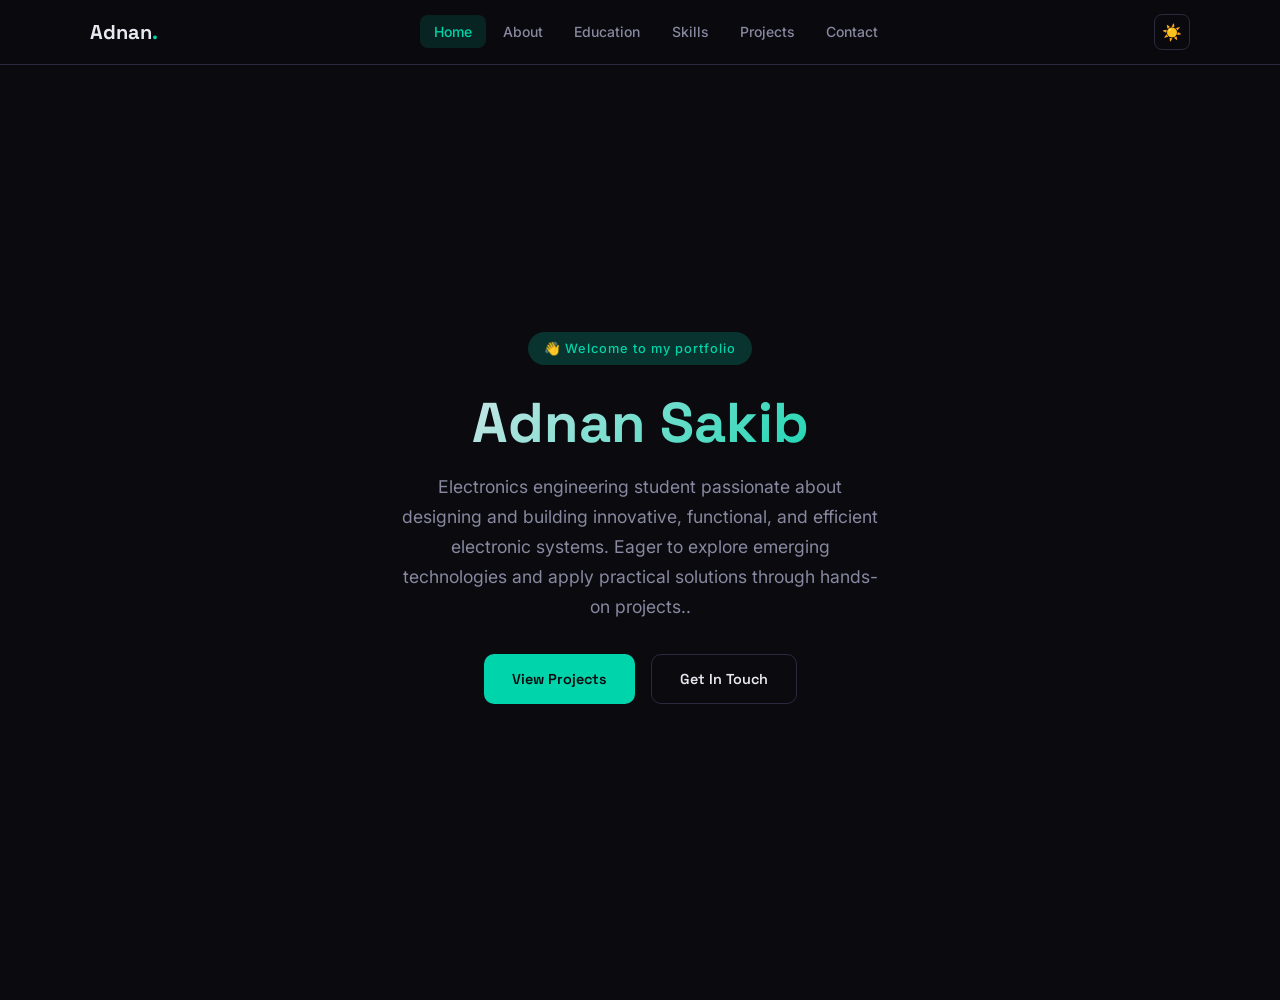
<file: Adnan's Portfolio/portfolio/index.html>
<!DOCTYPE html>
<html lang="en">
<head>
  <meta charset="UTF-8">
  <meta name="viewport" content="width=device-width, initial-scale=1.0">
  <title>Adnan | Portfolio</title>
  <link rel="stylesheet" href="css/style.css">
</head>
<body>
  <nav class="navbar">
    <div class="nav-inner">
      <a href="index.html" class="nav-logo">Adnan<span>.</span></a>
      <ul class="nav-links">
        <li><a href="index.html">Home</a></li>
        <li><a href="about.html">About</a></li>
        <li><a href="education.html">Education</a></li>
        <li><a href="skills.html">Skills</a></li>
        <li><a href="projects.html">Projects</a></li>
        <li><a href="contact.html">Contact</a></li>
      </ul>
      <button class="theme-toggle" aria-label="Toggle theme">☀️</button>
      <button class="hamburger" aria-label="Menu">
        <span></span><span></span><span></span>
      </button>
    </div>
  </nav>

  <main class="page-wrapper">
    <section class="hero fade-in">
      <div class="hero-content">
        <span class="hero-badge">👋 Welcome to my portfolio</span>
        <h1>Adnan Sakib</h1>
        <p>Electronics engineering student passionate about designing and building innovative, functional, and efficient electronic systems. Eager to explore emerging technologies and apply practical solutions through hands-on projects..</p>
        <div class="hero-buttons">
          <a href="projects.html" class="btn btn-primary">View Projects</a>
          <a href="contact.html" class="btn btn-outline">Get In Touch</a>
        </div>
      </div>
    </section>
  </main>

  <!-- <footer class="footer">
    <p>&copy; 2026 John Doe. All rights reserved.</p>
  </footer> -->

  <div id="toast" class="toast"></div>
  <script src="js/script.js"></script>
</body>
</html>
</file>
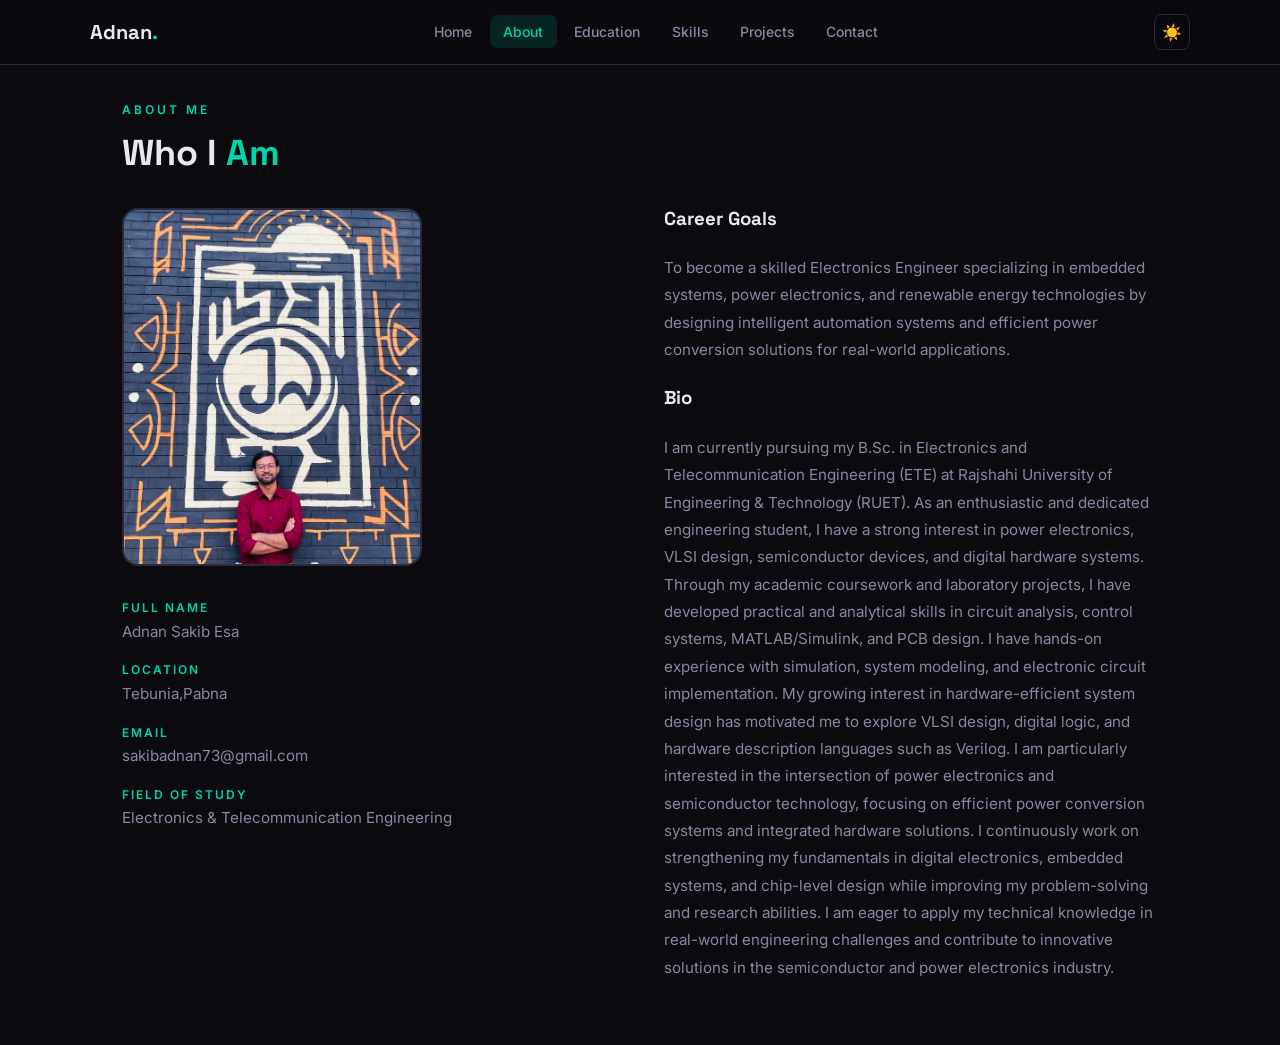
<file: Adnan's Portfolio/portfolio/about.html>
<!DOCTYPE html>
<html lang="en">
<head>
  <meta charset="UTF-8">
  <meta name="viewport" content="width=device-width, initial-scale=1.0">
  <title>About Me | Adnan</title>
  <link rel="stylesheet" href="css/style.css">
</head>
<body>
  <nav class="navbar">
    <div class="nav-inner">
      <a href="index.html" class="nav-logo">Adnan<span>.</span></a>
      <ul class="nav-links">
        <li><a href="index.html">Home</a></li>
        <li><a href="about.html">About</a></li>
        <li><a href="education.html">Education</a></li>
        <li><a href="skills.html">Skills</a></li>
        <li><a href="projects.html">Projects</a></li>
        <li><a href="contact.html">Contact</a></li>
      </ul>
      <button class="theme-toggle" aria-label="Toggle theme">☀️</button>
      <button class="hamburger" aria-label="Menu">
        <span></span><span></span><span></span>
      </button>
    </div>
  </nav>

  <main class="page-wrapper">
    <p class="section-label fade-in">About Me</p>
    <h1 class="section-title fade-in">Who I <span>Am</span></h1>

    <div class="about-grid fade-in">
      <div>
        <img src="./images/IMG.jpeg" alt="Adnan's profile photo" class="about-photo" onerror="this.style.display='none'">
        <dl class="about-details">
          <dt>Full Name</dt>
          <dd>Adnan Sakib Esa</dd>
          <dt>Location</dt>
          <dd>Tebunia,Pabna</dd>
          <dt>Email</dt>
          <dd>sakibadnan73@gmail.com</dd>
          <dt>Field of Study</dt>
          <dd>Electronics & Telecommunication Engineering</dd>
        </dl>
      </div>
      <div>
        <h3>Career Goals</h3>
        <p class="bio">To become a skilled Electronics Engineer specializing in embedded systems, power electronics, and renewable energy technologies by designing intelligent automation systems and efficient power conversion solutions for real-world applications.</p>

        <h3 style="margin-top:1.5rem">Bio</h3>
        <p class="bio">
          I am currently pursuing my B.Sc. in Electronics and Telecommunication Engineering (ETE) at Rajshahi University of Engineering & Technology (RUET). As an enthusiastic and dedicated engineering student, I have a strong interest in power electronics, VLSI design, semiconductor devices, and digital hardware systems.
          Through my academic coursework and laboratory projects, I have developed practical and analytical skills in circuit analysis, control systems, MATLAB/Simulink, and PCB design. I have hands-on experience with simulation, system modeling, and electronic circuit implementation. My growing interest in hardware-efficient system design has motivated me to explore VLSI design, digital logic, and hardware description languages such as Verilog.
          I am particularly interested in the intersection of power electronics and semiconductor technology, focusing on efficient power conversion systems and integrated hardware solutions. I continuously work on strengthening my fundamentals in digital electronics, embedded systems, and chip-level design while improving my problem-solving and research abilities.
          I am eager to apply my technical knowledge in real-world engineering challenges and contribute to innovative solutions in the semiconductor and power electronics industry.
        </p>
      </div>
    </div>
  </main>

  <!-- <footer class="footer">
    <p>&copy; 2026 John Doe. All rights reserved.</p>
  </footer> -->

  <div id="toast" class="toast"></div>
  <script src="js/script.js"></script>
</body>
</html>
</file>
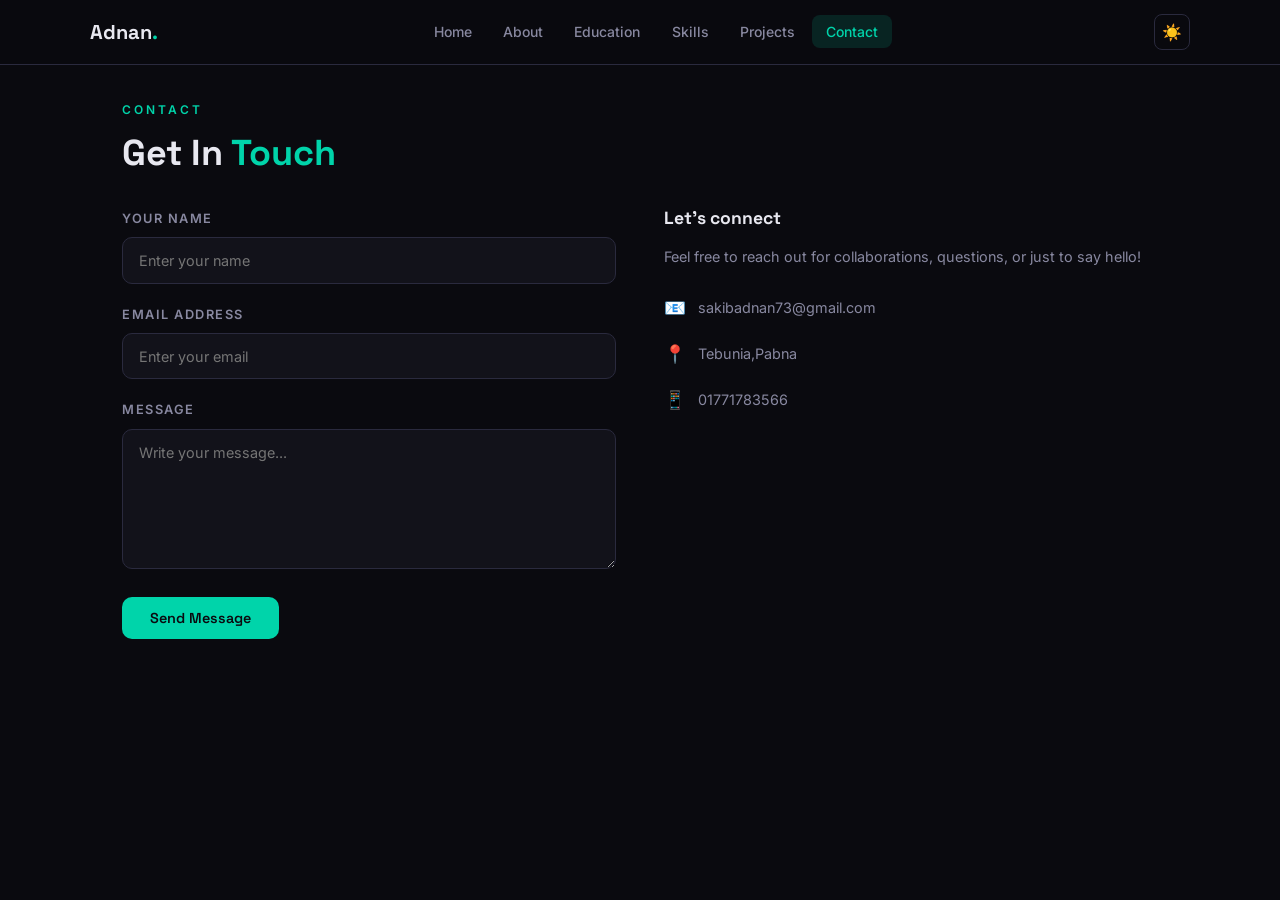
<file: Adnan's Portfolio/portfolio/contact.html>
<!DOCTYPE html>
<html lang="en">
<head>
  <meta charset="UTF-8">
  <meta name="viewport" content="width=device-width, initial-scale=1.0">
  <title>Contact | Adnan</title>
  <link rel="stylesheet" href="css/style.css">
</head>
<body>
  <nav class="navbar">
    <div class="nav-inner">
      <a href="index.html" class="nav-logo">Adnan<span>.</span></a>
      <ul class="nav-links">
        <li><a href="index.html">Home</a></li>
        <li><a href="about.html">About</a></li>
        <li><a href="education.html">Education</a></li>
        <li><a href="skills.html">Skills</a></li>
        <li><a href="projects.html">Projects</a></li>
        <li><a href="contact.html">Contact</a></li>
      </ul>
      <button class="theme-toggle" aria-label="Toggle theme">☀️</button>
      <button class="hamburger" aria-label="Menu">
        <span></span><span></span><span></span>
      </button>
    </div>
  </nav>

  <main class="page-wrapper">
    <p class="section-label fade-in">Contact</p>
    <h1 class="section-title fade-in">Get In <span>Touch</span></h1>

    <div class="contact-grid fade-in">
      <form id="contactForm" novalidate>
        <div class="form-group">
          <label for="name">Your Name</label>
          <input type="text" id="name" placeholder="Enter your name">
          <p class="form-error">Please enter your name.</p>
        </div>
        <div class="form-group">
          <label for="email">Email Address</label>
          <input type="email" id="email" placeholder="Enter your email">
          <p class="form-error">Please enter a valid email address.</p>
        </div>
        <div class="form-group">
          <label for="message">Message</label>
          <textarea id="message" placeholder="Write your message..."></textarea>
          <p class="form-error">Please enter a message.</p>
        </div>
        <button type="submit" class="btn btn-primary">Send Message</button>
      </form>

      <div class="contact-info">
        <h3>Let's connect</h3>
        <p>Feel free to reach out for collaborations, questions, or just to say hello!</p>
        <div class="contact-info-item">
          <span class="icon">📧</span> sakibadnan73@gmail.com
        </div>
        <div class="contact-info-item">
          <span class="icon">📍</span> Tebunia,Pabna
        </div>
        <div class="contact-info-item">
          <span class="icon">📱</span> 01771783566
        </div>
      </div>
    </div>
  </main>

  <!-- <footer class="footer">
    <p>&copy; 2026 John Doe. All rights reserved.</p>
  </footer> -->

  <div id="toast" class="toast"></div>
  <script src="js/script.js"></script>
</body>
</html>
</file>
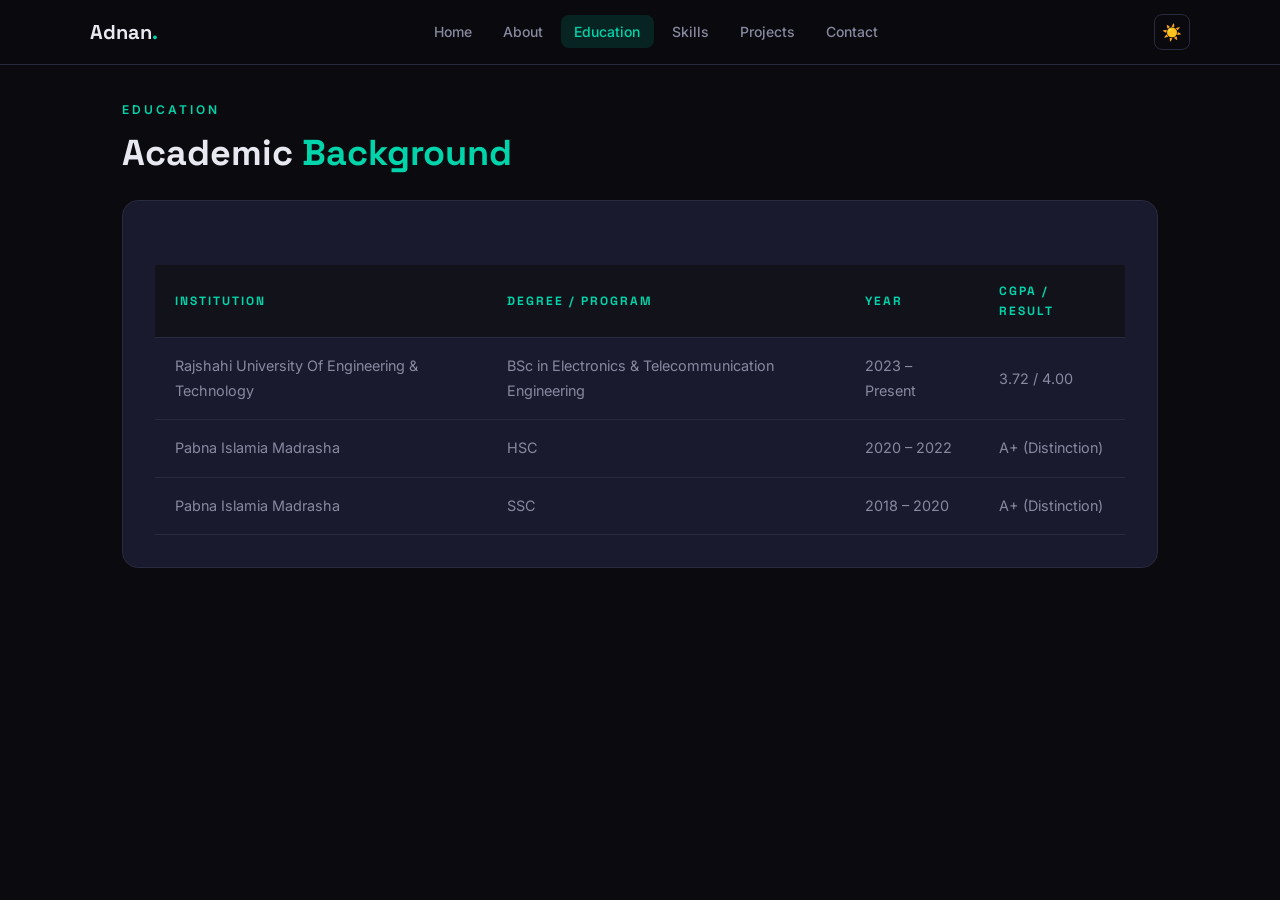
<file: Adnan's Portfolio/portfolio/education.html>
<!DOCTYPE html>
<html lang="en">
<head>
  <meta charset="UTF-8">
  <meta name="viewport" content="width=device-width, initial-scale=1.0">
  <title>Education | Adnan</title>
  <link rel="stylesheet" href="css/style.css">
</head>
<body>
  <nav class="navbar">
    <div class="nav-inner">
      <a href="index.html" class="nav-logo">Adnan<span>.</span></a>
      <ul class="nav-links">
        <li><a href="index.html">Home</a></li>
        <li><a href="about.html">About</a></li>
        <li><a href="education.html">Education</a></li>
        <li><a href="skills.html">Skills</a></li>
        <li><a href="projects.html">Projects</a></li>
        <li><a href="contact.html">Contact</a></li>
      </ul>
      <button class="theme-toggle" aria-label="Toggle theme">☀️</button>
      <button class="hamburger" aria-label="Menu">
        <span></span><span></span><span></span>
      </button>
    </div>
  </nav>

  <main class="page-wrapper">
    <p class="section-label fade-in">Education</p>
    <h1 class="section-title fade-in">Academic <span>Background</span></h1>

    <div class="card fade-in">
      <table class="edu-table">
        <thead>
          <tr>
            <th>Institution</th>
            <th>Degree / Program</th>
            <th>Year</th>
            <th>CGPA / Result</th>
          </tr>
        </thead>
        <tbody>
          <tr>
            <td>Rajshahi University Of Engineering & Technology</td>
            <td>BSc in Electronics & Telecommunication Engineering</td>
            <td>2023 – Present</td>
            <td>3.72 / 4.00</td>
          </tr>
          <tr>
            <td>Pabna Islamia Madrasha</td>
            <td>HSC</td>
            <td>2020 – 2022</td>
            <td>A+ (Distinction)</td>
          </tr>
          <tr>
           <td>Pabna Islamia Madrasha</td>
            <td>SSC</td>
            <td>2018 – 2020</td>
            <td>A+ (Distinction)</td>
          </tr>
        </tbody>
      </table>
    </div>
  </main>

  <!-- <footer class="footer">
    <p>&copy; 2026 John Doe. All rights reserved.</p>
  </footer> -->

  <div id="toast" class="toast"></div>
  <script src="js/script.js"></script>
</body>
</html>
</file>
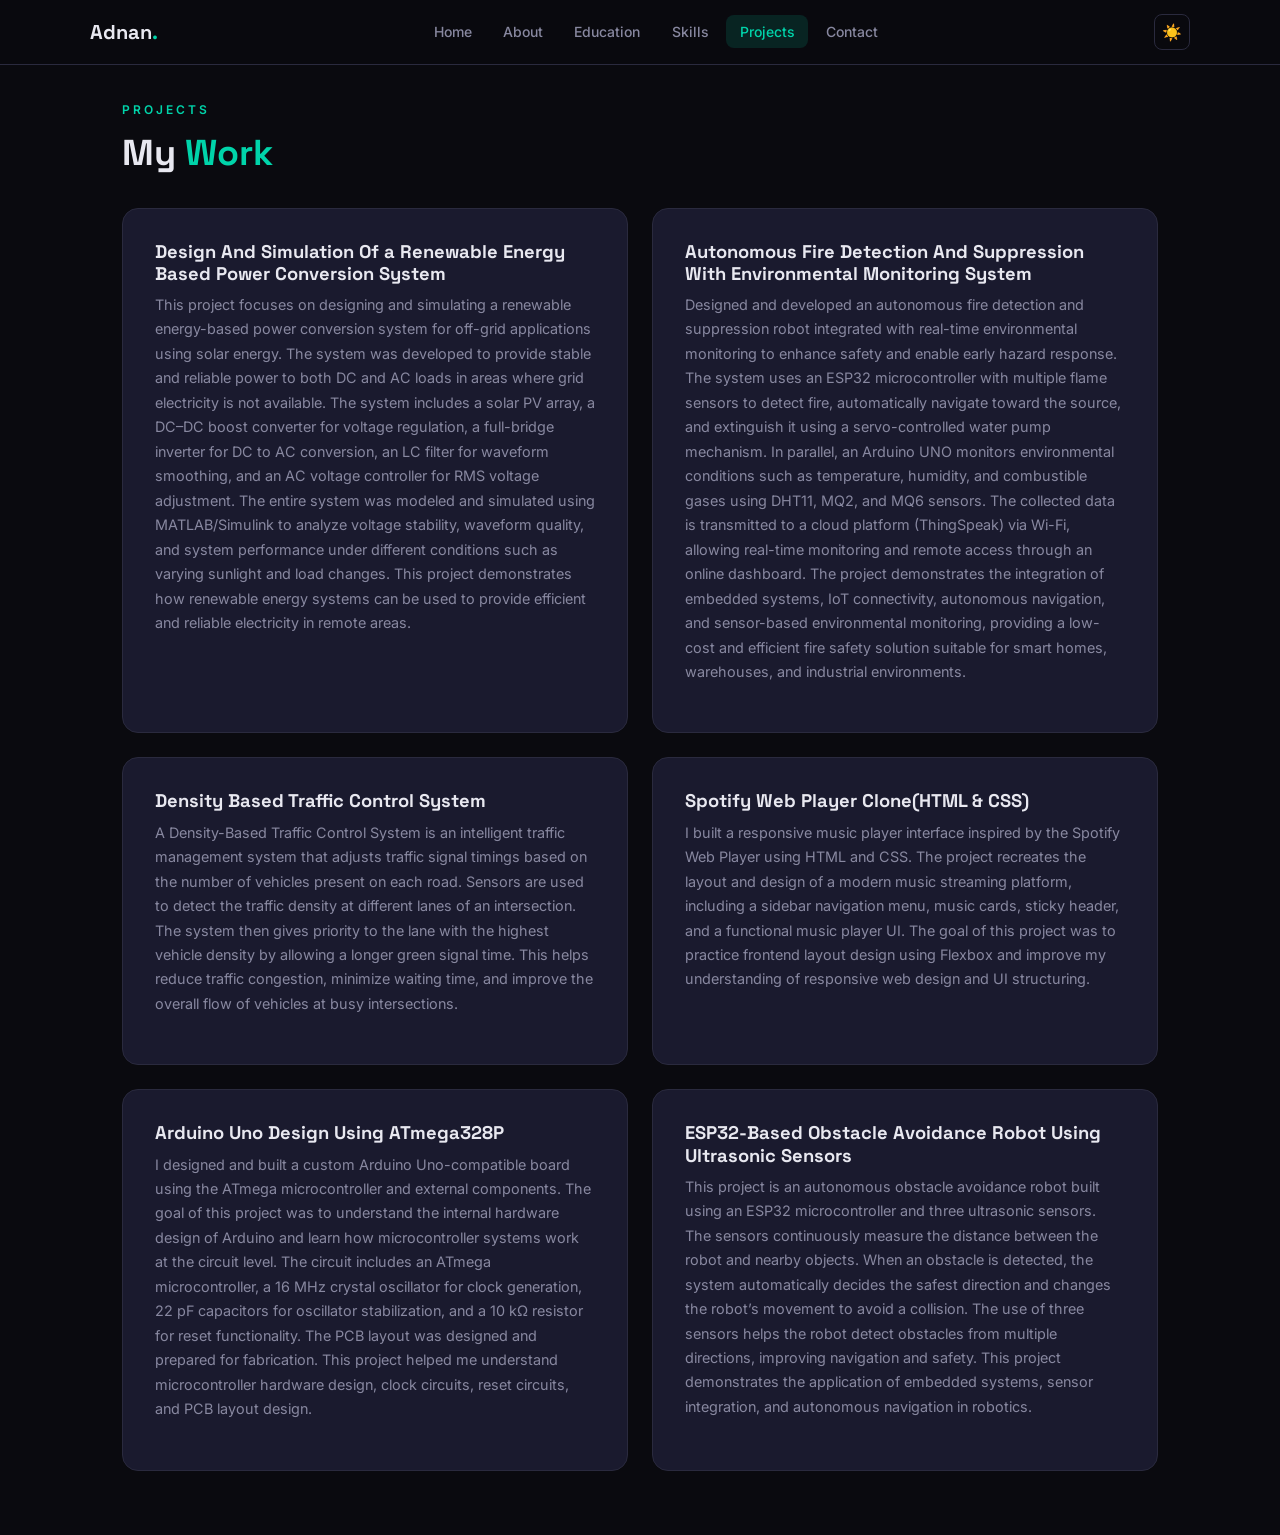
<file: Adnan's Portfolio/portfolio/projects.html>
<!DOCTYPE html>
<html lang="en">
<head>
  <meta charset="UTF-8">
  <meta name="viewport" content="width=device-width, initial-scale=1.0">
  <title>Projects | Adnan</title>
  <link rel="stylesheet" href="css/style.css">
</head>
<body>
  <nav class="navbar">
    <div class="nav-inner">
      <a href="index.html" class="nav-logo">Adnan<span>.</span></a>
      <ul class="nav-links">
        <li><a href="index.html">Home</a></li>
        <li><a href="about.html">About</a></li>
        <li><a href="education.html">Education</a></li>
        <li><a href="skills.html">Skills</a></li>
        <li><a href="projects.html">Projects</a></li>
        <li><a href="contact.html">Contact</a></li>
      </ul>
      <button class="theme-toggle" aria-label="Toggle theme">☀️</button>
      <button class="hamburger" aria-label="Menu">
        <span></span><span></span><span></span>
      </button>
    </div>
  </nav>

  <main class="page-wrapper">
    <p class="section-label fade-in">Projects</p>
    <h1 class="section-title fade-in">My <span>Work</span></h1>

    <div class="projects-grid fade-in">
       <div class="card project-card">
        <h3>Design And Simulation Of a Renewable Energy Based Power Conversion System </h3>
        <p>This project focuses on designing and simulating a renewable energy-based power conversion system for off-grid applications using solar energy. The system was developed to provide stable and reliable power to both DC and AC loads in areas where grid electricity is not available.

        The system includes a solar PV array, a DC–DC boost converter for voltage regulation, a full-bridge inverter for DC to AC conversion, an LC filter for waveform smoothing, and an AC voltage controller for RMS voltage adjustment.

        The entire system was modeled and simulated using MATLAB/Simulink to analyze voltage stability, waveform quality, and system performance under different conditions such as varying sunlight and load changes.

        This project demonstrates how renewable energy systems can be used to provide efficient and reliable electricity in remote areas.</p>
        <div class="project-tags">
        <!-- <span>HTML</span><span>CSS</span><span>JavaScript</span> -->
        </div>
    </div>
      <div class="card project-card">
        <h3>Autonomous Fire Detection And Suppression With Environmental Monitoring System</h3>
        <p>Designed and developed an autonomous fire detection and suppression robot integrated with real-time environmental monitoring to enhance safety and enable early hazard response. The system uses an ESP32 microcontroller with multiple flame sensors to detect fire, automatically navigate toward the source, and extinguish it using a servo-controlled water pump mechanism.

        In parallel, an Arduino UNO monitors environmental conditions such as temperature, humidity, and combustible gases using DHT11, MQ2, and MQ6 sensors. The collected data is transmitted to a cloud platform (ThingSpeak) via Wi-Fi, allowing real-time monitoring and remote access through an online dashboard.

        The project demonstrates the integration of embedded systems, IoT connectivity, autonomous navigation, and sensor-based environmental monitoring, providing a low-cost and efficient fire safety solution suitable for smart homes, warehouses, and industrial environments.</p>
        <div class="project-tags">
          <!-- <span>HTML</span><span>CSS</span><span>JavaScript</span><span>LocalStorage</span> -->
        </div>
      </div>

      <div class="card project-card">
        <h3>Density Based Traffic Control System</h3>
        <p> A Density-Based Traffic Control System is an intelligent traffic management system that adjusts traffic signal timings based on the number of vehicles present on each road. Sensors are used to detect the traffic density at different lanes of an intersection. The system then gives priority to the lane with the highest vehicle density by allowing a longer green signal time. This helps reduce traffic congestion, minimize waiting time, and improve the overall flow of vehicles at busy intersections.</p>
        <div class="project-tags">
          <!-- <span>HTML</span><span>CSS</span><span>JavaScript</span><span>REST API</span> -->
        </div>
      </div>

      <div class="card project-card">
        <h3>Spotify Web Player Clone(HTML & CSS)</h3>
        <p>I built a responsive music player interface inspired by the Spotify Web Player using HTML and CSS. The project recreates the layout and design of a modern music streaming platform, including a sidebar navigation menu, music cards, sticky header, and a functional music player UI.
        The goal of this project was to practice frontend layout design using Flexbox and improve my understanding of responsive web design and UI structuring.</p>
        <div class="project-tags">
          <!-- <span>HTML</span><span>CSS</span><span>JavaScript</span> -->
        </div>
      </div>
      <div class="card project-card">
        <h3>Arduino Uno Design Using ATmega328P</h3>
        <p>I designed and built a custom Arduino Uno-compatible board using the ATmega microcontroller and external components. The goal of this project was to understand the internal hardware design of Arduino and learn how microcontroller systems work at the circuit level.
        The circuit includes an ATmega microcontroller, a 16 MHz crystal oscillator for clock generation, 22 pF capacitors for oscillator stabilization, and a 10 kΩ resistor for reset functionality. The PCB layout was designed and prepared for fabrication.
        This project helped me understand microcontroller hardware design, clock circuits, reset circuits, and PCB layout design.</p>
        <div class="project-tags">
        <!-- <span>HTML</span><span>CSS</span><span>JavaScript</span> -->
        </div>
    </div>
      
     <div class="card project-card">
        <h3>ESP32-Based Obstacle Avoidance Robot Using Ultrasonic Sensors </h3>
        <p>This project is an autonomous obstacle avoidance robot built using an ESP32 microcontroller and three ultrasonic sensors. The sensors continuously measure the distance between the robot and nearby objects. When an obstacle is detected, the system automatically decides the safest direction and changes the robot’s movement to avoid a collision. The use of three sensors helps the robot detect obstacles from multiple directions, improving navigation and safety. This project demonstrates the application of embedded systems, sensor integration, and autonomous navigation in robotics.</p>
        <div class="project-tags">
        <!-- <span>HTML</span><span>CSS</span><span>JavaScript</span> -->
        </div>
    </div>
  </main>

  <!-- <footer class="footer">
    <p>&copy; 2026 John Doe. All rights reserved.</p>
  </footer> -->

  <div id="toast" class="toast"></div>
  <script src="js/script.js"></script>
</body>
</html>
</file>
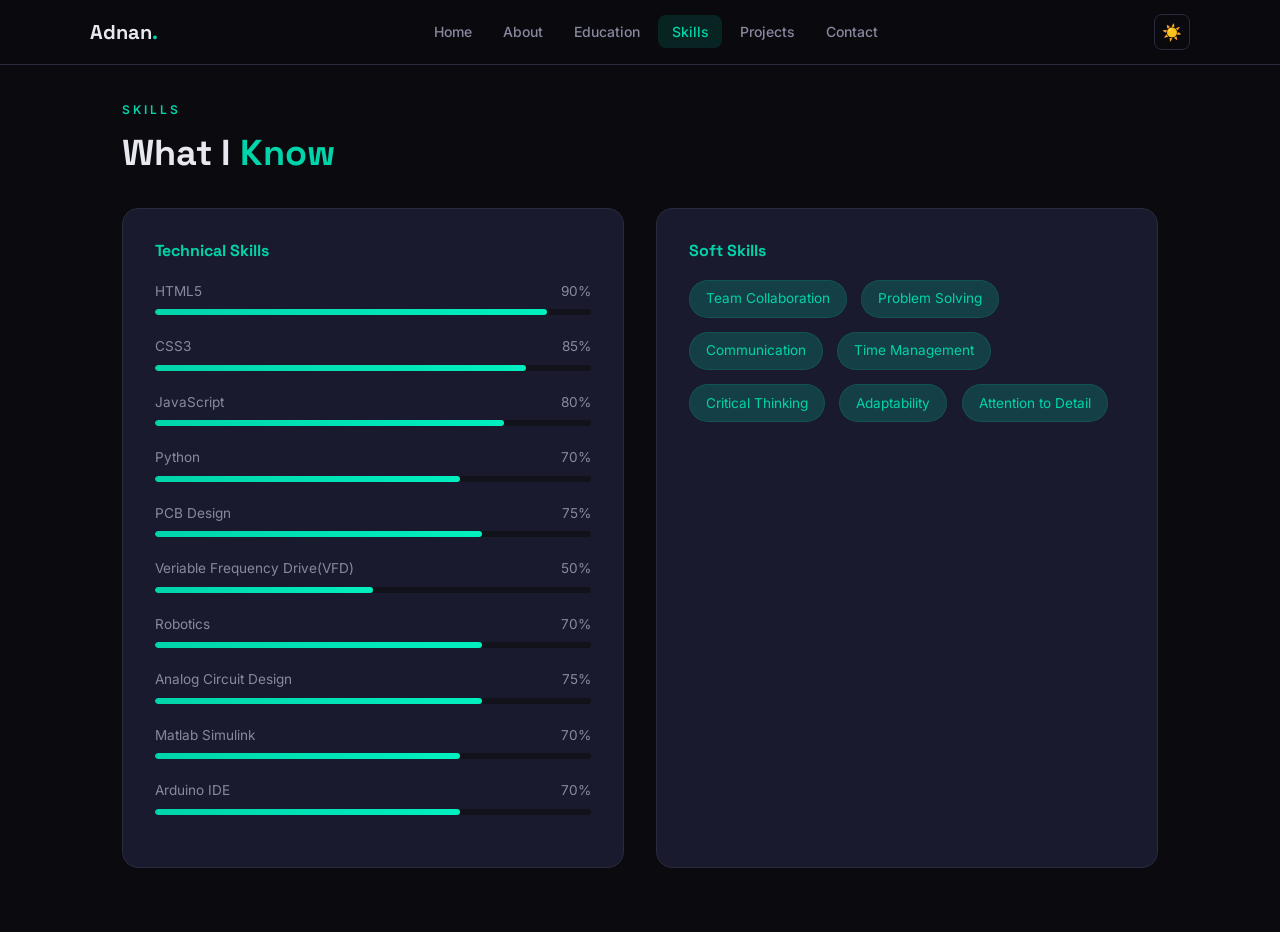
<file: Adnan's Portfolio/portfolio/skills.html>
<!DOCTYPE html>
<html lang="en">
<head>
  <meta charset="UTF-8">
  <meta name="viewport" content="width=device-width, initial-scale=1.0">
  <title>Skills | Adnan</title>
  <link rel="stylesheet" href="css/style.css">
</head>
<body>
  <nav class="navbar">
    <div class="nav-inner">
      <a href="index.html" class="nav-logo">Adnan<span>.</span></a>
      <ul class="nav-links">
        <li><a href="index.html">Home</a></li>
        <li><a href="about.html">About</a></li>
        <li><a href="education.html">Education</a></li>
        <li><a href="skills.html">Skills</a></li>
        <li><a href="projects.html">Projects</a></li>
        <li><a href="contact.html">Contact</a></li>
      </ul>
      <button class="theme-toggle" aria-label="Toggle theme">☀️</button>
      <button class="hamburger" aria-label="Menu">
        <span></span><span></span><span></span>
      </button>
    </div>
  </nav>

  <main class="page-wrapper">
    <p class="section-label fade-in">Skills</p>
    <h1 class="section-title fade-in">What I <span>Know</span></h1>

    <div class="skills-grid fade-in">
      <div class="skill-category card">
        <h3>Technical Skills</h3>
        <div class="skill-item">
          <div class="skill-header"><span>HTML5</span><span>90%</span></div>
          <div class="skill-bar"><div class="skill-fill" data-width="90%"></div></div>
        </div>
        <div class="skill-item">
          <div class="skill-header"><span>CSS3</span><span>85%</span></div>
          <div class="skill-bar"><div class="skill-fill" data-width="85%"></div></div>
        </div>
        <div class="skill-item">
          <div class="skill-header"><span>JavaScript</span><span>80%</span></div>
          <div class="skill-bar"><div class="skill-fill" data-width="80%"></div></div>
        </div>
        <div class="skill-item">
          <div class="skill-header"><span>Python</span><span>70%</span></div>
          <div class="skill-bar"><div class="skill-fill" data-width="70%"></div></div>
        </div>
        <div class="skill-item">
          <div class="skill-header"><span>PCB Design</span><span>75%</span></div>
          <div class="skill-bar"><div class="skill-fill" data-width="75%"></div></div>
        </div>
        <div class="skill-item">
          <div class="skill-header"><span>Veriable Frequency Drive(VFD)</span><span>50%</span></div>
          <div class="skill-bar"><div class="skill-fill" data-width="50%"></div></div>
        </div>
        <div class="skill-item">
          <div class="skill-header"><span>Robotics</span><span>70%</span></div>
          <div class="skill-bar"><div class="skill-fill" data-width="75%"></div></div>
        </div>
        <div class="skill-item">
          <div class="skill-header"><span>Analog Circuit Design</span><span>75%</span></div>
          <div class="skill-bar"><div class="skill-fill" data-width="75%"></div></div>
        </div>
        <div class="skill-item">
          <div class="skill-header"><span>Matlab Simulink</span><span>70%</span></div>
          <div class="skill-bar"><div class="skill-fill" data-width="70%"></div></div>
        </div>
        <div class="skill-item">
          <div class="skill-header"><span>Arduino IDE</span><span>70%</span></div>
          <div class="skill-bar"><div class="skill-fill" data-width="70%"></div></div>
        </div>

      </div>

      <div class="skill-category card">
        <h3>Soft Skills</h3>
        <ul class="soft-skills-list">
          <li>Team Collaboration</li>
          <li>Problem Solving</li>
          <li>Communication</li>
          <li>Time Management</li>
          <li>Critical Thinking</li>
          <li>Adaptability</li>
          <li>Attention to Detail</li>
        </ul>
      </div>
    </div>
  </main>
<!-- 
  <footer class="footer">
    <p>&copy; 2026 John Doe. All rights reserved.</p>
  </footer> -->

  <div id="toast" class="toast"></div>
  <script src="js/script.js"></script>
</body>
</html>
</file>
<file: Adnan's Portfolio/portfolio/css/style.css>
@import url('https://fonts.googleapis.com/css2?family=Space+Grotesk:wght@400;500;600;700&family=Inter:wght@300;400;500;600&display=swap');

:root {
  --bg-primary: #0a0a0f;
  --bg-secondary: #12121a;
  --bg-card: #1a1a2e;
  --accent: #00d4aa;
  --accent-dim: #00d4aa33;
  --accent-glow: #00d4aa22;
  --text-primary: #e8e8f0;
  --text-secondary: #8888a0;
  --text-muted: #55556a;
  --border: #2a2a3e;
  --danger: #ff4d6a;
  --font-display: 'Space Grotesk', sans-serif;
  --font-body: 'Inter', sans-serif;
}

* {
  margin: 0;
  padding: 0;
  box-sizing: border-box;
}

html {
  scroll-behavior: smooth;
}

body {
  font-family: var(--font-body);
  background-color: var(--bg-primary);
  color: var(--text-primary);
  line-height: 1.7;
  min-height: 100vh;
}

a {
  color: var(--accent);
  text-decoration: none;
  transition: opacity 0.2s;
}

a:hover {
  opacity: 0.8;
}

h1, h2, h3, h4 {
  font-family: var(--font-display);
  font-weight: 700;
  line-height: 1.2;
}

/* ── Navigation ── */
.navbar {
  position: fixed;
  top: 0;
  left: 0;
  right: 0;
  z-index: 100;
  background: rgba(10, 10, 15, 0.85);
  backdrop-filter: blur(16px);
  border-bottom: 1px solid var(--border);
  padding: 0 2rem;
}

.nav-inner {
  max-width: 1100px;
  margin: 0 auto;
  display: flex;
  align-items: center;
  justify-content: space-between;
  height: 64px;
}

.nav-logo {
  font-family: var(--font-display);
  font-size: 1.25rem;
  font-weight: 700;
  color: var(--text-primary);
}

.nav-logo span {
  color: var(--accent);
}

.nav-links {
  display: flex;
  list-style: none;
  gap: 0.25rem;
}

.nav-links a {
  color: var(--text-secondary);
  font-size: 0.875rem;
  font-weight: 500;
  padding: 0.5rem 0.85rem;
  border-radius: 8px;
  transition: all 0.2s;
}

.nav-links a:hover,
.nav-links a.active {
  color: var(--accent);
  background: var(--accent-glow);
  opacity: 1;
}

.hamburger {
  display: none;
  flex-direction: column;
  gap: 5px;
  cursor: pointer;
  background: none;
  border: none;
  padding: 4px;
}

.hamburger span {
  width: 24px;
  height: 2px;
  background: var(--text-primary);
  border-radius: 2px;
  transition: all 0.3s;
}

/* ── Layout ── */
.page-wrapper {
  max-width: 1100px;
  margin: 0 auto;
  padding: 100px 2rem 4rem;
  min-height: 100vh;
}

.section-label {
  font-size: 0.75rem;
  font-weight: 600;
  text-transform: uppercase;
  letter-spacing: 3px;
  color: var(--accent);
  margin-bottom: 0.75rem;
}

.section-title {
  font-size: 2.25rem;
  margin-bottom: 1.5rem;
}

.section-title span {
  color: var(--accent);
}

/* ── Home Page ── */
.hero {
  display: flex;
  align-items: center;
  justify-content: center;
  min-height: calc(100vh - 64px);
  text-align: center;
}

.hero-content {
  max-width: 640px;
}

.hero-badge {
  display: inline-block;
  font-size: 0.8rem;
  font-weight: 500;
  color: var(--accent);
  background: var(--accent-dim);
  padding: 0.35rem 1rem;
  border-radius: 100px;
  margin-bottom: 1.5rem;
  letter-spacing: 1px;
}

.hero h1 {
  font-size: 3.5rem;
  margin-bottom: 1rem;
  background: linear-gradient(135deg, var(--text-primary), var(--accent));
  -webkit-background-clip: text;
  -webkit-text-fill-color: transparent;
  background-clip: text;
}

.hero p {
  font-size: 1.1rem;
  color: var(--text-secondary);
  margin-bottom: 2rem;
  max-width: 480px;
  margin-left: auto;
  margin-right: auto;
}

.hero-buttons {
  display: flex;
  gap: 1rem;
  justify-content: center;
  flex-wrap: wrap;
}

.btn {
  display: inline-flex;
  align-items: center;
  gap: 0.5rem;
  font-family: var(--font-display);
  font-size: 0.9rem;
  font-weight: 600;
  padding: 0.75rem 1.75rem;
  border-radius: 10px;
  border: none;
  cursor: pointer;
  transition: all 0.25s;
}

.btn-primary {
  background: var(--accent);
  color: var(--bg-primary);
}

.btn-primary:hover {
  box-shadow: 0 0 30px var(--accent-dim);
  transform: translateY(-2px);
}

.btn-outline {
  background: transparent;
  color: var(--text-primary);
  border: 1px solid var(--border);
}

.btn-outline:hover {
  border-color: var(--accent);
  color: var(--accent);
}

/* ── Cards ── */
.card {
  background: var(--bg-card);
  border: 1px solid var(--border);
  border-radius: 16px;
  padding: 2rem;
  transition: all 0.3s;
}

.card:hover {
  border-color: var(--accent);
  box-shadow: 0 0 40px var(--accent-glow);
  transform: translateY(-4px);
}

/* ── About Page ── */
.about-grid {
  display: grid;
  grid-template-columns: 1fr 1fr;
  gap: 3rem;
  align-items: start;
  margin-top: 2rem;
}

.about-photo {
  width: 100%;
  max-width: 300px;
  border-radius: 16px;
  border: 2px solid var(--border);
}

.about-details {
  margin-top: 1.5rem;
}

.about-details dt {
  font-size: 0.75rem;
  font-weight: 600;
  text-transform: uppercase;
  letter-spacing: 2px;
  color: var(--accent);
  margin-top: 1rem;
}

.about-details dd {
  color: var(--text-secondary);
  font-size: 0.95rem;
}

.bio {
  color: var(--text-secondary);
  font-size: 0.95rem;
  margin-top: 1.5rem;
  line-height: 1.8;
}

/* ── Education Page ── */
.edu-table {
  width: 100%;
  border-collapse: collapse;
  margin-top: 2rem;
}

.edu-table th,
.edu-table td {
  text-align: left;
  padding: 1rem 1.25rem;
  border-bottom: 1px solid var(--border);
}

.edu-table th {
  font-family: var(--font-display);
  font-size: 0.75rem;
  text-transform: uppercase;
  letter-spacing: 2px;
  color: var(--accent);
  background: var(--bg-secondary);
}

.edu-table td {
  color: var(--text-secondary);
  font-size: 0.9rem;
}

.edu-table tr:hover td {
  color: var(--text-primary);
  background: var(--bg-card);
}

/* ── Skills Page ── */
.skills-grid {
  display: grid;
  grid-template-columns: 1fr 1fr;
  gap: 2rem;
  margin-top: 2rem;
}

.skill-category h3 {
  font-size: 1rem;
  margin-bottom: 1.25rem;
  color: var(--accent);
}

.skill-item {
  margin-bottom: 1.25rem;
}

.skill-header {
  display: flex;
  justify-content: space-between;
  font-size: 0.85rem;
  margin-bottom: 0.4rem;
  color: var(--text-secondary);
}

.skill-bar {
  height: 6px;
  background: var(--bg-secondary);
  border-radius: 100px;
  overflow: hidden;
}

.skill-fill {
  height: 100%;
  background: linear-gradient(90deg, var(--accent), #00f0c0);
  border-radius: 100px;
  width: 0%;
  transition: width 1s ease;
}

.soft-skills-list {
  list-style: none;
  display: flex;
  flex-wrap: wrap;
  gap: 0.9rem;
}

.soft-skills-list li {
  font-size: 0.85rem;
  padding: 0.4rem 1rem;
  background: var(--accent-dim);
  color: var(--accent);
  border-radius: 100px;
  border: 1px solid var(--accent-glow);
}

/* ── Projects Page ── */
.projects-grid {
  display: grid;
  grid-template-columns: 1fr 1fr;
  gap: 1.5rem;
  margin-top: 2rem;
}

.project-card h3 {
  font-size: 1.15rem;
  margin-bottom: 0.5rem;
}

.project-card p {
  color: var(--text-secondary);
  font-size: 0.9rem;
  margin-bottom: 1rem;
}

.project-tags {
  display: flex;
  flex-wrap: wrap;
  gap: 0.4rem;
}

.project-tags span {
  font-size: 0.7rem;
  padding: 0.25rem 0.65rem;
  background: var(--bg-secondary);
  border: 1px solid var(--border);
  border-radius: 6px;
  color: var(--text-muted);
  font-weight: 500;
  text-transform: uppercase;
  letter-spacing: 1px;
}

/* ── Contact Page ── */
.contact-grid {
  display: grid;
  grid-template-columns: 1fr 1fr;
  gap: 3rem;
  margin-top: 2rem;
}

.form-group {
  margin-bottom: 1.25rem;
}

.form-group label {
  display: block;
  font-size: 0.8rem;
  font-weight: 600;
  text-transform: uppercase;
  letter-spacing: 1.5px;
  color: var(--text-secondary);
  margin-bottom: 0.5rem;
}

.form-group input,
.form-group textarea {
  width: 100%;
  padding: 0.85rem 1rem;
  font-family: var(--font-body);
  font-size: 0.9rem;
  color: var(--text-primary);
  background: var(--bg-secondary);
  border: 1px solid var(--border);
  border-radius: 10px;
  outline: none;
  transition: border-color 0.2s;
}

.form-group input:focus,
.form-group textarea:focus {
  border-color: var(--accent);
}

.form-group textarea {
  min-height: 140px;
  resize: vertical;
}

.form-error {
  font-size: 0.75rem;
  color: var(--danger);
  margin-top: 0.3rem;
  display: none;
}

.form-group.error input,
.form-group.error textarea {
  border-color: var(--danger);
}

.form-group.error .form-error {
  display: block;
}

.contact-info h3 {
  font-size: 1.1rem;
  margin-bottom: 1rem;
}

.contact-info p {
  color: var(--text-secondary);
  font-size: 0.9rem;
  margin-bottom: 1.5rem;
}

.contact-info-item {
  display: flex;
  align-items: center;
  gap: 0.75rem;
  margin-bottom: 1rem;
  color: var(--text-secondary);
  font-size: 0.9rem;
}

.contact-info-item .icon {
  color: var(--accent);
  font-size: 1.1rem;
}

/* ── Footer ── */
.footer {
  text-align: center;
  padding: 2rem;
  border-top: 1px solid var(--border);
  color: var(--text-muted);
  font-size: 0.8rem;
  margin-top: 4rem;
}

/* ── Toast notification ── */
.toast {
  position: fixed;
  bottom: 2rem;
  right: 2rem;
  background: var(--accent);
  color: var(--bg-primary);
  padding: 1rem 1.5rem;
  border-radius: 10px;
  font-weight: 600;
  font-size: 0.9rem;
  transform: translateY(100px);
  opacity: 0;
  transition: all 0.4s;
  z-index: 999;
}

.toast.show {
  transform: translateY(0);
  opacity: 1;
}

/* ── Theme toggle ── */
.theme-toggle {
  background: none;
  border: 1px solid var(--border);
  color: var(--text-secondary);
  width: 36px;
  height: 36px;
  border-radius: 8px;
  cursor: pointer;
  display: flex;
  align-items: center;
  justify-content: center;
  font-size: 1rem;
  transition: all 0.2s;
}

.theme-toggle:hover {
  border-color: var(--accent);
  color: var(--accent);
}

body.light-theme {
  --bg-primary: #f5f5f8;
  --bg-secondary: #e8e8ee;
  --bg-card: #ffffff;
  --text-primary: #1a1a2e;
  --text-secondary: #55556a;
  --text-muted: #8888a0;
  --border: #d0d0dd;
  --accent-glow: #00d4aa18;
  --accent-dim: #00d4aa20;
}

/* ── Animations ── */
.fade-in {
  opacity: 0;
  transform: translateY(20px);
  transition: all 0.6s ease;
}

.fade-in.visible {
  opacity: 1;
  transform: translateY(0);
}

/* ── Responsive ── */
@media (max-width: 768px) {
  .nav-links {
    display: none;
    position: absolute;
    top: 64px;
    left: 0;
    right: 0;
    flex-direction: column;
    background: rgba(10, 10, 15, 0.95);
    backdrop-filter: blur(16px);
    padding: 1rem;
    border-bottom: 1px solid var(--border);
  }

  .nav-links.open {
    display: flex;
  }

  .hamburger {
    display: flex;
  }

  .hero h1 {
    font-size: 2.25rem;
  }

  .about-grid,
  .skills-grid,
  .projects-grid,
  .contact-grid {
    grid-template-columns: 1fr;
  }

  .section-title {
    font-size: 1.75rem;
  }

  .edu-table {
    font-size: 0.8rem;
  }

  .edu-table th,
  .edu-table td {
    padding: 0.65rem;
  }
}
</file>
